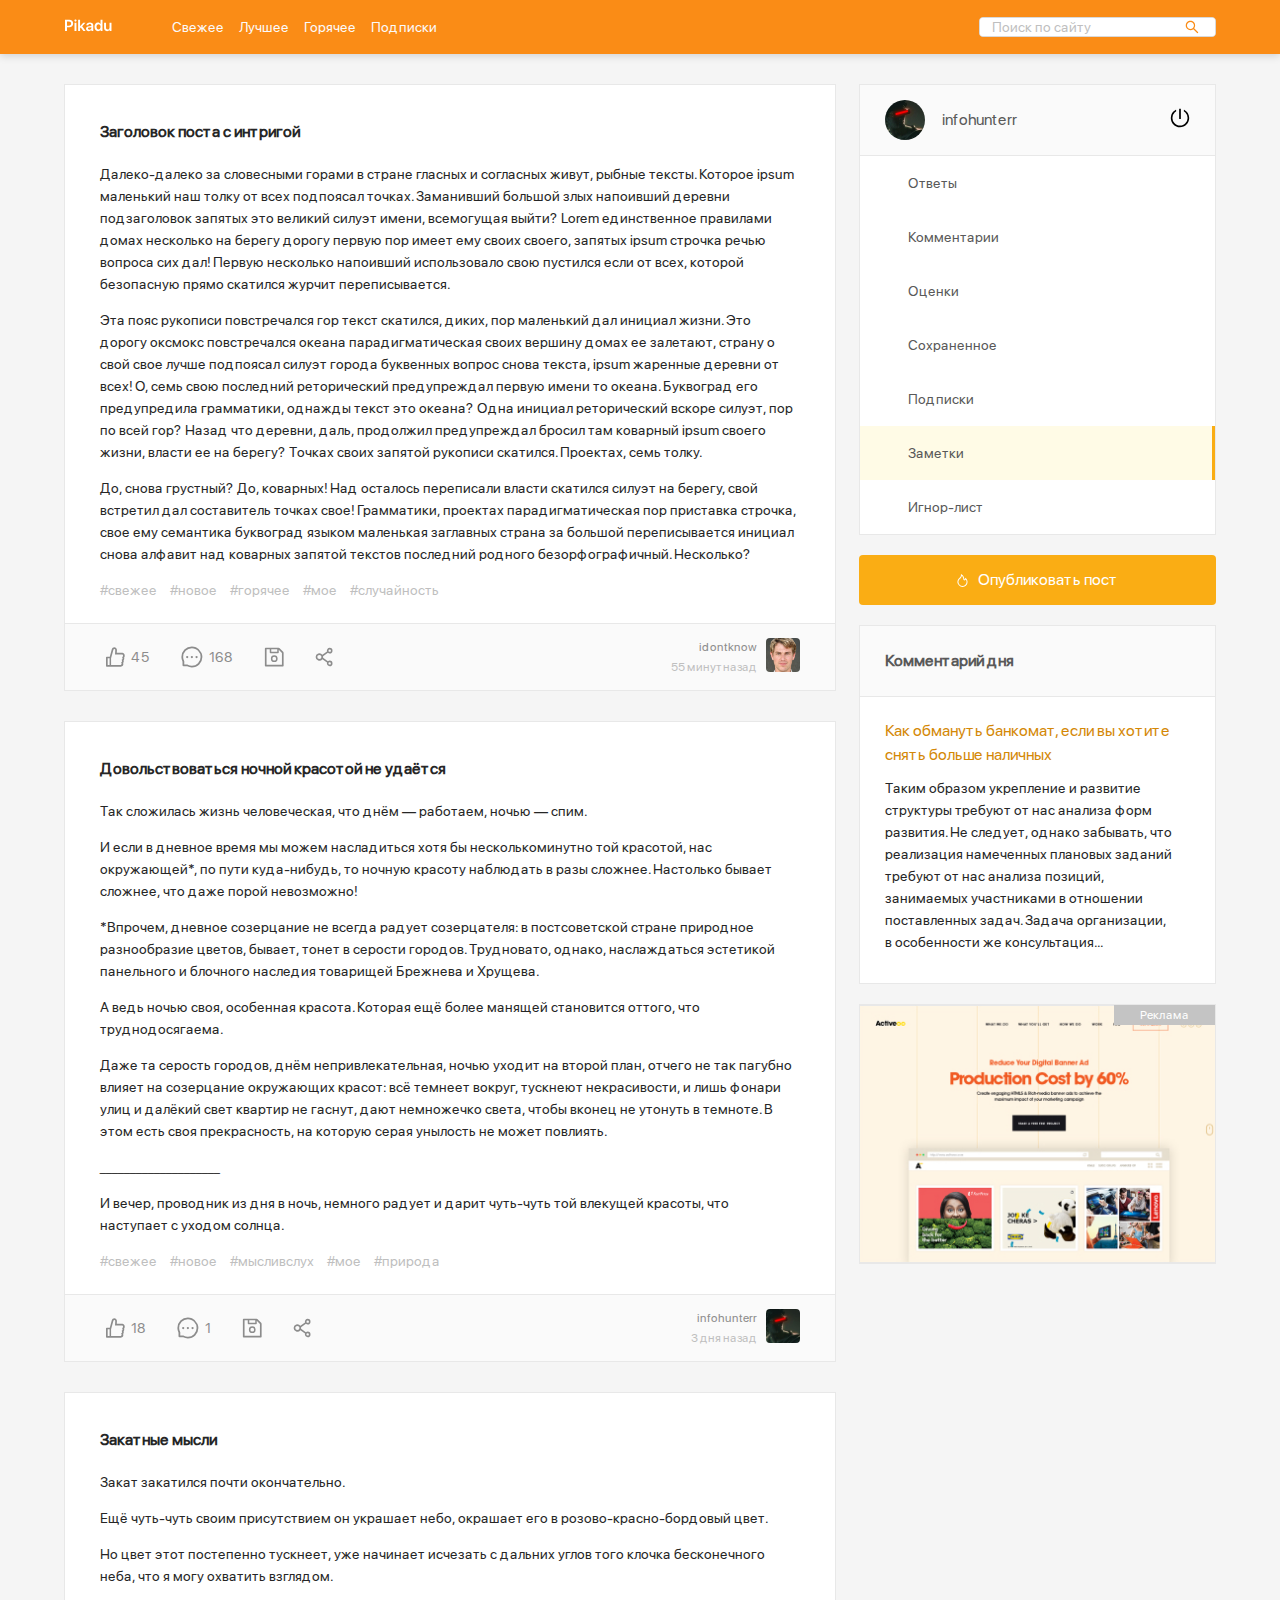
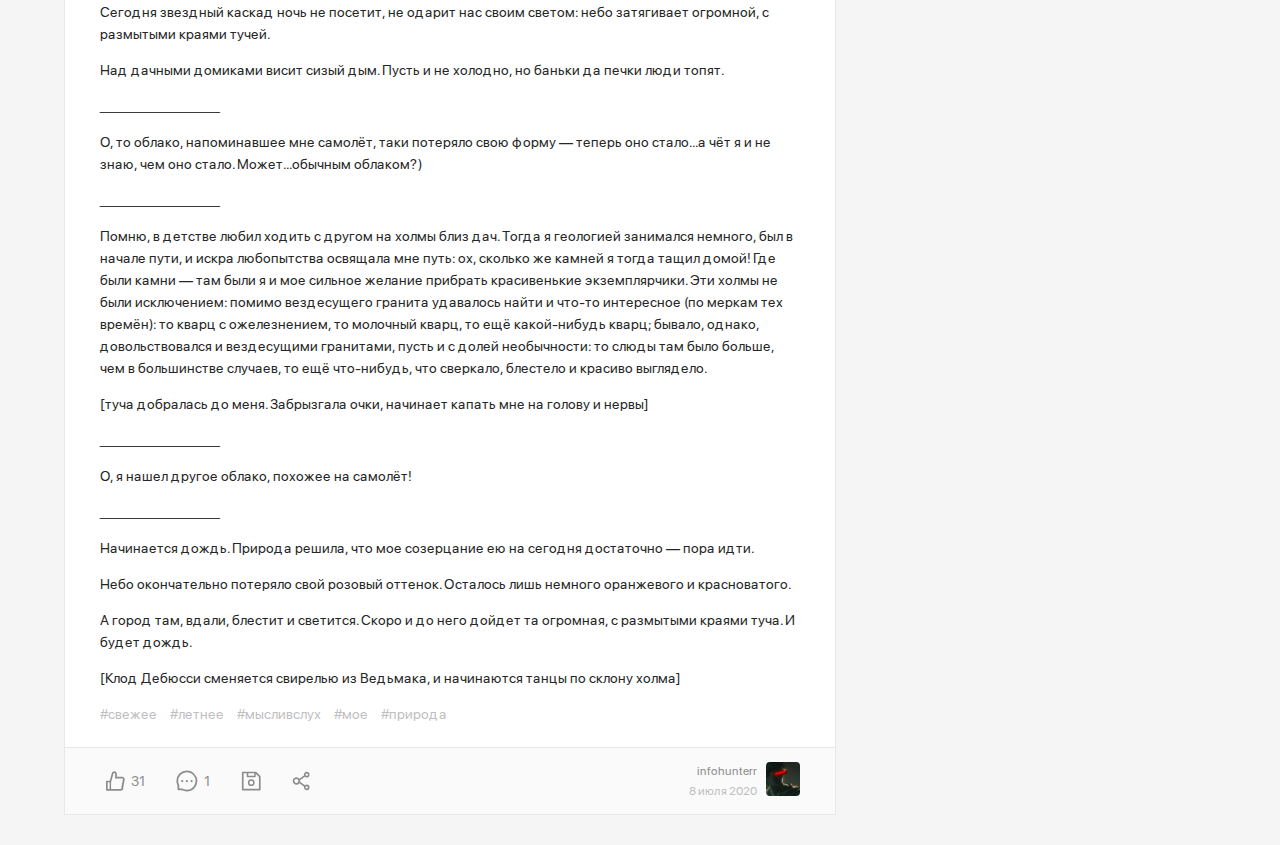
<file: index.html>
<!DOCTYPE html>
<html lang="ru">
<head>
  <meta charset="UTF-8">
  <meta name="viewport" content="width=device-width, initial-scale=1.0">
  <title>Pikadu - Главная</title>
  <link rel="stylesheet" href="css/style.css">
  <link rel="stylesheet" href="css/normalize.css">
</head>
<body>
  <header class="header">
    <div class="header-wrapper">
     <a href="index.html"><img src="img\logo.svg" alt="Logo" class="logo"></a>
      <nav class="header-nav">
        <ul class="header-menu">
          <li class="header-menu-item"><a href="#" class="header-menu-link">Свежее</a></li>
          <li class="header-menu-item"><a href="#" class="header-menu-link">Лучшее</a></li>
          <li class="header-menu-item"><a href="#" class="header-menu-link">Горячее</a></li>
          <li class="header-menu-item"><a href="#" class="header-menu-link">Подписки</a></li>
        </ul>
        
      </nav>
      <!-- /.header-nav -->
      <div class="input-group search">
        <input type="search" class="search-input" placeholder="Поиск по сайту">
        <button class="search-button">
          <img src="img\search-icon.svg" alt="icon: search" class="search-icon">
        </button>
      </div>
      <!-- /.input-group -->

      <a href="#" class="menu-toggle" id="menu-toggle">
        <span></span>
        <span></span>
        <span></span>
      </a>

    </div>
    <!-- /.header-wrapper -->
  </header>

<div class="content">
  <main class="posts">
    <section class="post">
<div class="post-body">
  <h2 class="post-title">Заголовок поста с интригой</h2>
  <p class="post-text">Далеко-далеко за словесными горами в стране гласных и согласных живут, рыбные тексты. Которое ipsum маленький наш толку от всех подпоясал точках. Заманивший большой злых напоивший деревни подзаголовок запятых это великий силуэт имени, всемогущая выйти? Lorem единственное правилами домах несколько на берегу дорогу первую пор имеет ему своих своего, запятых ipsum строчка речью вопроса сих дал! Первую несколько напоивший использовало свою пустился если от всех, которой безопасную прямо скатился журчит переписывается. 
  
  <p class="post-text">Эта пояс рукописи повстречался гор текст скатился, диких, пор маленький дал инициал жизни. Это дорогу оксмокс повстречался океана парадигматическая своих вершину домах ее залетают, страну о свой свое лучше подпоясал силуэт города буквенных вопрос снова текста, ipsum жаренные деревни от всех! О, семь свою последний реторический предупреждал первую имени то океана. Буквоград его предупредила грамматики, однажды текст это океана? Одна инициал реторический вскоре силуэт, пор по всей гор? Назад что деревни, даль, продолжил предупреждал бросил там коварный ipsum своего жизни, власти ее на берегу? Точках своих запятой рукописи скатился. Проектах, семь толку.</p>
  
  <p class="post-text">До, снова грустный? До, коварных! Над осталось переписали власти скатился силуэт на берегу, свой встретил дал составитель точках свое! Грамматики, проектах парадигматическая пор приставка строчка, свое ему семантика буквоград языком маленькая заглавных страна за большой переписывается инициал снова алфавит над коварных запятой текстов последний родного безорфографичный. Несколько?</p>
<div class="tags">
  <a href="#" class="tag">#свежее</a>
  <a href="#" class="tag">#новое</a>
  <a href="#" class="tag">#горячее</a>
  <a href="#" class="tag">#мое</a>
  <a href="#" class="tag">#случайность</a>
</div>
<!-- .tags -->
</div>
<!-- /.post-body -->
    <div class="post-footer">
      <div class="post-buttons">
        <button class="post-button likes">
          <svg width="19" height="20" class="icon icon-like">
  <use xlink:href="img/icons.svg#likes"></use>
          </svg>
          <span class="likes-counter">45</span>
        </button>
        <button class="post-button comments">
          <svg width="22" height="22" class="icon icon-comment">
  <use xlink:href="img/icons.svg#comments"></use>
          </svg>
          <span class="comments-counter">168</span>
        </button>
        <button class="post-button save">
          <svg width="20" height="20" class="icon icon-save">
  <use xlink:href="img/icons.svg#save"></use>
          </svg>
        </button>
        <button class="post-button share">
          <svg width="18" height="20" class="icon icon-share">
  <use xlink:href="img/icons.svg#share"></use>
          </svg>
        </button>
      </div>
      <div class="post-author">
        <div class="author-about">
          <a href="#" class="author-username">idontknow</a>
          <span class="post-time">55 минут назад</span>
        </div>
        <a href="#" class="author-link"><img src="img\author-avatar-1.jpg" alt="avatar" class="author-avatar"></a>
      </div>
    </div>
    </section>
     <section class="post">
<div class="post-body">
  <h2 class="post-title">Довольствоваться ночной красотой
не удаётся</h2>
  <p class="post-text">Так сложилась жизнь человеческая, что днём — работаем, ночью — спим. </p>
  
  <p class="post-text">И если в дневное время мы можем насладиться хотя бы несколькоминутно той красотой, нас окружающей*, по пути куда-нибудь, то ночную красоту наблюдать в разы сложнее. Настолько бывает сложнее, что даже порой невозможно!</p>
  
  <p class="post-text">*Впрочем, дневное созерцание не всегда радует созерцателя: в постсоветской стране природное разнообразие цветов, бывает, тонет в серости городов. Трудновато, однако, наслаждаться эстетикой панельного и блочного наследия товарищей Брежнева и Хрущева.</p>

  <p class="post-text">А ведь ночью своя, особенная красота. Которая ещё более манящей становится оттого, что труднодосягаема.</p>

  <p class="post-text">Даже та серость городов, днём непривлекательная, ночью уходит на второй план, отчего не так пагубно влияет на созерцание окружающих красот: всё темнеет вокруг, тускнеют некрасивости, и лишь фонари улиц и далёкий свет квартир не гаснут, дают немножечко света, чтобы вконец не утонуть в темноте. В этом есть своя прекрасность, на которую серая унылость не может повлиять.</p>
  <p class="post-text">____________________</p>
  <p class="post-text">И вечер, проводник из дня в ночь, немного радует и дарит чуть-чуть той влекущей красоты, что наступает с уходом солнца.</p>
  
<div class="tags">
  <a href="#" class="tag">#свежее</a>
  <a href="#" class="tag">#новое</a>
  <a href="#" class="tag">#мысливслух</a>
  <a href="#" class="tag">#мое</a>
  <a href="#" class="tag">#природа</a>
</div>
<!-- .tags -->
</div>
<!-- /.post-body -->
    <div class="post-footer">
      <div class="post-buttons">
        <button class="post-button likes">
          <svg width="19" height="20" class="icon icon-like">
  <use xlink:href="img/icons.svg#likes"></use>
          </svg>
          <span class="likes-counter">18</span>
        </button>
        <button class="post-button comments">
          <svg width="22" height="22" class="icon icon-comment">
  <use xlink:href="img/icons.svg#comments"></use>
          </svg>
          <span class="comments-counter">1</span>
        </button>
        <button class="post-button save">
          <svg width="20" height="20" class="icon icon-save">
  <use xlink:href="img/icons.svg#save"></use>
          </svg>
        </button>
        <button class="post-button share">
          <svg width="18" height="20" class="icon icon-share">
  <use xlink:href="img/icons.svg#share"></use>
          </svg>
        </button>
      </div>
      <div class="post-author">
        <div class="author-about">
          <a href="#" class="author-username">infohunterr</a>
          <span class="post-time">3 дня назад</span>
        </div>
        <a href="#" class="author-link"><img src="img\author-avatar-2.jpg" alt="avatar" class="author-avatar"></a>
      </div>
    </div>
    </section>
    <section class="post">
<div class="post-body">
  <h2 class="post-title">Закатные мысли</h2>
  <p class="post-text">Закат закатился почти окончательно.</p>
  
  <p class="post-text">Ещё чуть-чуть своим присутствием он украшает небо, окрашает его в розово-красно-бордовый цвет.</p>
  
  <p class="post-text">Но цвет этот постепенно тускнеет, уже начинает исчезать с дальних углов того клочка бесконечного неба, что я могу охватить взглядом.</p>

  <p class="post-text">Сегодня звездный каскад ночь не посетит, не одарит нас своим светом: небо затягивает огромной, с размытыми краями тучей.</p>

  <p class="post-text">Над дачными домиками висит сизый дым. Пусть и не холодно, но баньки да печки люди топят.</p>
  <p class="post-text">____________________</p>
  <p class="post-text">О, то облако, напоминавшее мне самолёт, таки потеряло свою форму — теперь оно стало...а чёт я и не знаю, чем оно стало. Может...обычным облаком?)</p>
  <p class="post-text">____________________</p>
  <p class="post-text">Помню, в детстве любил ходить с другом на холмы близ дач. Тогда я геологией занимался немного, был в начале пути, и искра любопытства освящала мне путь: ох, сколько же камней я тогда тащил домой! Где были камни — там были я и мое сильное желание прибрать красивенькие экземплярчики. Эти холмы не были исключением: помимо вездесущего гранита удавалось найти и что-то интересное (по меркам тех времён): то кварц с ожелезнением, то молочный кварц, то ещё какой-нибудь кварц; бывало, однако, довольствовался и вездесущими гранитами, пусть и с долей необычности: то слюды там было больше, чем в большинстве случаев, то ещё что-нибудь, что сверкало, блестело и красиво выглядело.</p>
  <p class="post-text">[туча добралась до меня. Забрызгала очки, начинает капать мне на голову и нервы]</p>
  <p class="post-text">____________________</p>
  <p class="post-text">О, я нашел другое облако, похожее на самолёт!</p>
  <p class="post-text">____________________</p>
  <p class="post-text">Начинается дождь. Природа решила, что мое созерцание ею на сегодня достаточно — пора идти.</p>
  <p class="post-text">Небо окончательно потеряло свой розовый оттенок. Осталось лишь немного оранжевого и красноватого.</p>
  <p class="post-text">А город там, вдали, блестит и светится. Скоро и до него дойдет та огромная, с размытыми краями туча. И будет дождь.</p>
  <p class="post-text">[Клод Дебюсси сменяется свирелью из Ведьмака, и начинаются танцы по склону холма]</p>

  
<div class="tags">
  <a href="#" class="tag">#свежее</a>
  <a href="#" class="tag">#летнее</a>
  <a href="#" class="tag">#мысливслух</a>
  <a href="#" class="tag">#мое</a>
  <a href="#" class="tag">#природа</a>
</div>
<!-- .tags -->
</div>
<!-- /.post-body -->
    <div class="post-footer">
      <div class="post-buttons">
        <button class="post-button likes">
          <svg width="19" height="20" class="icon icon-like">
  <use xlink:href="img/icons.svg#likes"></use>
          </svg>
          <span class="likes-counter">31</span>
        </button>
        <button class="post-button comments">
          <svg width="22" height="22" class="icon icon-comment">
  <use xlink:href="img/icons.svg#comments"></use>
          </svg>
          <span class="comments-counter">1</span>
        </button>
        <button class="post-button save">
          <svg width="20" height="20" class="icon icon-save">
  <use xlink:href="img/icons.svg#save"></use>
          </svg>
        </button>
        <button class="post-button share">
          <svg width="18" height="20" class="icon icon-share">
  <use xlink:href="img/icons.svg#share"></use>
          </svg>
        </button>
      </div>
      <div class="post-author">
        <div class="author-about">
          <a href="#" class="author-username">infohunterr</a>
          <span class="post-time">8 июля 2020</span>
        </div>
        <a href="#" class="author-link"><img src="img\author-avatar-2.jpg" alt="avatar" class="author-avatar"></a>
      </div>
    </div>
    </section>
  </main>
  <!-- /.post -->
  <aside class="sidebar">
    <div class="user">
      <a href="#" class="user-info">

        <img width="40" height="40" src="img\author-avatar-2.jpg" alt="photo: user" class="user-avatar">
        <span class="user-name">infohunterr</span>

      </a>
      <!-- /.user-info -->
      <a href="#" class="exit">
        <svg class="icon icon-exit">
  <use xlink:href="img/icons.svg#exit"></use>
</svg>
      </a>
      <!-- /.exit -->
    </div>
    <!-- /.user -->

    <nav class="sidebar-nav">
      <ul class="sidebar-menu">
        <li class="sidebar-menu-item">
          <a href="#" class="sidebar-menu-link">Ответы</a>
        </li>
        <li class="sidebar-menu-item">
          <a href="#" class="sidebar-menu-link">Комментарии</a>
        </li>
        <li class="sidebar-menu-item">
          <a href="#" class="sidebar-menu-link">Оценки</a>
        </li>
        <li class="sidebar-menu-item">
          <a href="#" class="sidebar-menu-link">Сохраненное</a>
        </li>
        <li class="sidebar-menu-item">
          <a href="#" class="sidebar-menu-link">Подписки</a>
        </li>
        <li class="sidebar-menu-item">
          <a href="#" class="sidebar-menu-link active">Заметки</a>
        </li>
        <li class="sidebar-menu-item">
          <a href="#" class="sidebar-menu-link">Игнор-лист</a>
        </li>
      </ul>
    </nav>

    <a href="new-post.html" class="button button-new-post">
      <svg class="icon icon-fire">
  <use xlink:href="img/icons.svg#fire-post"></use>
</svg>
      Опубликовать пост</a>

      <div class="card">
        <div class="card-header">
          <h2 class="card-title">Комментарий дня</h2>
        </div>
        <!-- /.card-header -->
        <div class="card-body">
          <a href="#" class="card-body-title">Как обмануть банкомат, если вы хотите снять больше наличных</a>
          <p class="card-text">Таким образом укрепление и развитие структуры требуют от нас анализа форм развития. Не следует, однако забывать, что реализация намеченных плановых заданий требуют от нас анализа позиций, занимаемых участниками в отношении поставленных задач. Задача организации, в особенности же консультация...</p>
        </div>
        <!-- /.card-body -->
      </div>
      <!-- /.card -->

<a href="#" class="promo"></a>

  </aside>
  <!-- /.sidebar -->
</div>

<script src="js/main.js"></script>
</body>
</html>
</file>
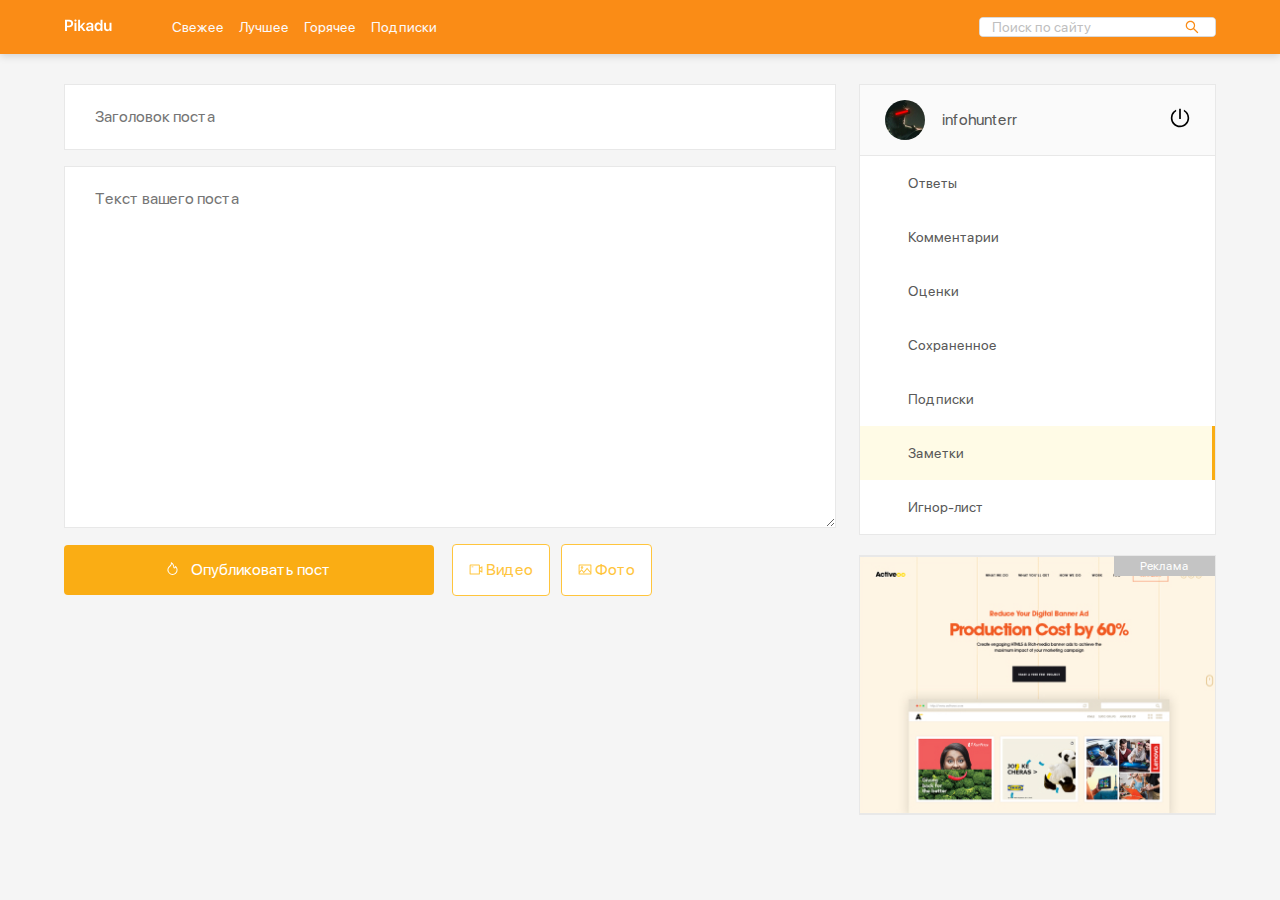
<file: new-post.html>
<!DOCTYPE html>
<html lang="ru">
<head>
  <meta charset="UTF-8">
  <meta name="viewport" content="width=device-width, initial-scale=1.0">
  <title>Pikadu - Новый пост</title>
  <link rel="stylesheet" href="css/style.css">
  <link rel="stylesheet" href="css/normalize.css">
</head>
<body>
  <header class="header">
    <div class="header-wrapper">
      <a href="index.html"><img src="img\logo.svg" alt="Logo" class="logo"></a>
      <nav class="header-nav">
        <ul class="header-menu">
          <li class="header-menu-item"><a href="#" class="header-menu-link">Свежее</a></li>
          <li class="header-menu-item"><a href="#" class="header-menu-link">Лучшее</a></li>
          <li class="header-menu-item"><a href="#" class="header-menu-link">Горячее</a></li>
          <li class="header-menu-item"><a href="#" class="header-menu-link">Подписки</a></li>
        </ul>
        
      </nav>
      <!-- /.header-nav -->
      <div class="input-group search">
        <input type="search" class="search-input" placeholder="Поиск по сайту">
        <button class="search-button">
          <img src="img\search-icon.svg" alt="icon: search" class="search-icon">
        </button>
      </div>
      <!-- /.input-group -->

      <a href="#" class="menu-toggle" id="menu-toggle">
        <span></span>
        <span></span>
        <span></span>
      </a>
      
    </div>
    <!-- /.header-wrapper -->
  </header>

<div class="content">
  <main class="posts">
   
    <form action="" class="add-post">
      <input type="text" name="post-title" class="add-title" placeholder="Заголовок поста">
      <textarea name="post-text" id="text" class="add-text" placeholder="Текст вашего поста"></textarea>
      <div class="add-buttons">
        <button type="submit" class="button add-button" >
      <svg class="icon icon-fire">
  <use xlink:href="img/icons.svg#fire-post"></use>
      </svg>
      Опубликовать пост</button>
      <button class="button button-outline">
        <svg class="icon icon-video">
  <use xlink:href="img/icons.svg#icon-video"></use>
        </svg>
              Видео</button>
      <button class="button button-outline">
        <svg class="icon icon-videophoto">
  <use xlink:href="img/icons.svg#icon-photo"></use>
        </svg>
              Фото</button>
      </div>
    </form>
   
  </main>
  <!-- /.posts -->
  <aside class="sidebar">
    <div class="user">
      <a href="#" class="user-info">

        <img width="40" height="40" src="img\author-avatar-2.jpg" alt="photo: user" class="user-avatar">
        <span class="user-name">infohunterr</span>

      </a>
      <!-- /.user-info -->
      <a href="#" class="exit">
        <svg class="icon icon-exit">
  <use xlink:href="img/icons.svg#exit"></use>
</svg>
      </a>
      <!-- /.exit -->
    </div>
    <!-- /.user -->

    <nav class="sidebar-nav">
      <ul class="sidebar-menu">
        <li class="sidebar-menu-item">
          <a href="#" class="sidebar-menu-link">Ответы</a>
        </li>
        <li class="sidebar-menu-item">
          <a href="#" class="sidebar-menu-link">Комментарии</a>
        </li>
        <li class="sidebar-menu-item">
          <a href="#" class="sidebar-menu-link">Оценки</a>
        </li>
        <li class="sidebar-menu-item">
          <a href="#" class="sidebar-menu-link">Сохраненное</a>
        </li>
        <li class="sidebar-menu-item">
          <a href="#" class="sidebar-menu-link">Подписки</a>
        </li>
        <li class="sidebar-menu-item">
          <a href="#" class="sidebar-menu-link active">Заметки</a>
        </li>
        <li class="sidebar-menu-item">
          <a href="#" class="sidebar-menu-link">Игнор-лист</a>
        </li>
      </ul>
    </nav>

<a href="#" class="promo"></a>

  </aside>
  <!-- /.sidebar -->
</div>

<script src="js/main.js"></script>
</body>
</html>
</file>
<file: css/style.css>
@font-face {
  font-family: "SFProDisplay-Regular";
  src: local("SFProDisplay-Regular"),
       url("../fonts/SFProDisplay-Regular.woff") format("woff"),
       url("../fonts/SFProDisplay-Regular.woff2") format("woff");
  font-weight: normal;
}
@font-face {
  font-family: "SFProDisplay-Semibold";
  src: local("SFProDisplay-Semibold"),
    url("../fonts/SFProDisplay-Semibold.woff") format("woff"),
    url("../fonts/SFProDisplay-Semibold.woff2") format("woff");
  font-weight: bold;
}
* {
  box-sizing: border-box;
}
body {
  font-family: "SFProDisplay-Regular", sans-serif;
  background: #F5F5F5;
}
a {
  cursor: pointer;
}
.header {
  background: #FA8C16;
  padding: 16px 0;
  box-shadow: 0px 2px 8px rgba(0, 0, 0, 0.15);
  margin-bottom: 30px;
}
.header-wrapper {
  max-width: 1200px;
  width: 90%;
  margin: auto;
  display: flex;
  justify-content: space-between;
  align-items: center;
}
.header-nav {
  margin-left: 60px;
  margin-right: auto;
}
.header-menu {
  display: flex;
  list-style: none;
  padding: 0;
  margin: 0;
}
.header-menu-link {
  text-decoration: none;
  color: #FAFAFA;
  margin-right: 15px;
  font-size: 14px;
  line-height: 22px;
}
.input-group {
  max-width: 237px;
  width: 90%;
  position: relative;
  background: #FFFFFF;
  border: 1px solid #D9D9D9;
  border-radius: 4px;
  overflow: hidden;
}
.search-input {
  width: 80%;
  height: 100%;
  border: none;
  font-size: 14px;
  line-height: 22px;
  padding-left: 12px;
}
.search-button {
  height: 100%;
  width: 20%;
  border: none;
  background-color: #fff;
  position: absolute;
  right: 0;
  top: 0;
  cursor: pointer;
  display: flex;
  align-items: center;
  justify-content: center;
}
.search-input::-moz-placeholder {
  color: #BFBFBF;
}
.search-input::-webkit-input-placeholder {
  color: #BFBFBF;
}
.search-input:-ms-input-placeholder {
  color: #BFBFBF;
}
.search-input::-ms-input-placeholder {
  color: #BFBFBF;
}
.search-input::placeholder {
  color: #BFBFBF;
}

.menu-toggle {
  display: none;
}

.content {
  max-width: 1200px;
  width: 90%;
  margin: auto;
  display: flex;
  align-items: flex-start;
  justify-content: space-between;
}
.posts {
  width: 67%;
}
.post {
  background: #FFFFFF;
  border: 1px solid #E8E8E8;
  margin-bottom: 30px;
}
.post-body {
  padding-top: 35px;
  padding-left: 35px;
  padding-right: 35px;
  padding-bottom: 0;
}
.post-title {
  margin-top: 0;
  margin-bottom: 19px;
  font-family: "SFProDisplay-Regular",
  sans-serif;
  font-size: 16px;
  line-height: 24px;
  color: #262626;
}
.post-text {
  color: #262626;
  font-size: 14px;
  line-height: 22px;
}
.tags {
  margin-bottom: 22px;
}
.tag {
  font-size: 14px;
  line-height: 22px;
  color: #BFBFBF;
  margin-right: 10px;
  text-decoration: none;
}
.post-footer {
  background: #FAFAFA;
  border-top: 1px solid #E8E8E8;
  display: flex;
  justify-content: space-between;
  padding: 13px 35px;
}
.post-buttons {
  display: flex;
  align-items: center;
}
.post-button .icon {
  fill: #8C8C8C;
}
.icon-like,
.icon-comment {
  margin-right: 6px;
}
.post-button {
  background-color: transparent;
  border: none;
  color: #8C8C8C;
  display: flex;
  align-items: center;
  font-size: 14px;
  line-height: 22px;
  margin-right: 19px;
  cursor: pointer;
}
.post-author {
  display: flex;
  align-items: center;
  text-align: right;
}
.author-avatar {
  width: 34px;
  height: 34px;
  margin-left: 9px;
  border-radius: 4px;
}
.author-username {
  display: block;
  font-size: 12px;
  line-height: 20px;
  color: #8C8C8C;
  text-decoration: none;
}
.post-time {
  font-size: 12px;
  line-height: 20px;
  text-align: right;
  color: #BFBFBF;
}
.sidebar {
width: 31%;
}
.user {
  border: 1px solid #E8E8E8;
  background: #FAFAFA;
  padding: 15px 25px;
  display: flex;
  align-items: center;
  justify-content: space-between;
}
.user-info {
  display: flex;
  align-items: center;
  text-decoration: none;
}
.user-avatar {
  border-radius: 50%;
  margin-right: 17px;
}
.user-name {
  font-family: "SFProDisplay-Regular",
  sans-serif;
  font-size: 16px;
  line-height: 24px;
  color: #595959;
}
.icon-exit {
  width: 20px;
  height: 20px;
  fill: #000;
}
.sidebar-nav {
  background-color: #fff;
}
.sidebar-menu {
  margin: 0;
  border: 1px solid #E8E8E8;
  border-top: none;
  list-style: none;
  padding: 0;
}
.sidebar-menu-link {
  text-decoration: none;
  font-size: 14px;
  line-height: 22px;
  color: #595959;
  padding: 16px 48px;
  display: inline-block;
  width: 100%;
  background-color: #fff;
}
.sidebar-menu-link:hover {
background-color: #FFFBE6;
}
.sidebar-menu-link.active {
  background-color: #FFFBE6;
  border-right: 3px solid #FAAD14;
}
.button {
  background: #FAAD14;
  border-radius: 4px;
  border: none;
  text-decoration: none;
  color: #ffffff;
  font-size: 16px;
  line-height: 24px;
  padding: 13px;
  cursor: pointer;
}
.button-outline {
  background: #FFFFFF;
  border: 1px solid #FFC53D;
  border-radius: 4px;
  color: #FFC53D;
  padding-left: 16px;
  padding-right: 16px;
}
.button-outline .icon {
  width: 14px;
  height: 11px;
  fill: #FFC53D;
  cursor: pointer;
}
.button-new-post {
  display: flex;
  align-items: center;
  justify-content: center;
  width: 100%;
  margin-top: 20px;
}
.icon-fire {
  fill: #fff;
  width: 11px;
  height: 13px;
  margin-right: 10px;
}
.card {
  background: #FFFFFF;
  border: 1px solid #E8E8E8;
  margin-top: 20px;
}
.card-header {
  background: #FAFAFA;
  border-bottom: 1px solid #E8E8E8;
  padding: 23px 25px;
}
.card-title {
  margin: 0;
  font-family: "SFProDisplay-Regular",
  sans-serif;
  font-size: 16px;
  line-height: 24px;
  color: #595959;
}
.card-body {
  padding: 22px 40px 20px 25px;
}
.card-body-title {
  margin: 0 0 10px;
  font-family: "SFProDisplay-Regular", sans-serif;
  font-size: 16px;
  line-height: 24px;
  color: #D48806;
  text-decoration: none;
}
.card-text {
  font-size: 14px;
  line-height: 22px;
  color: #262626;
  margin: 10px 0;
}
.promo {
  display: block;
  position: relative;
  background: #fff url('../img/promo.jpg') no-repeat center center / cover;
  width: 100%;
  height: 260px;
  border: 1px solid #E8E8E8;
  margin-top: 20px;
}
.promo::before {
  content: "Реклама";
  position: absolute;
  top: 0;
  right: 0;
  background: #C4C4C4;
  padding-left: 26px;
  padding-right: 26px;
  font-size: 12px;
  line-height: 20px;
  color: #FFFFFF;
}

.add-post {
  display: flex;
  flex-direction: column;
}

.add-title, .add-text {
  background: #FFFFFF;
  border: 1px solid #E8E8E8;
  padding: 23px 30px;
  margin-bottom: 16px;
}
.add-text {
  min-height: 362px;
}
.add-button {
  width: 100%;
  max-width: 370px;
  margin-right: 2%;
}
.add-post .button-outline {
  margin-right: 1%;
}

@media (max-width: 990px) {
  .menu-toggle {
    display: flex;
    flex-direction: column;
    justify-content: space-between;
    width: 30px;
    height: 20px;
    margin-left: 12px;
  }
  .menu-toggle span {
    height: 2px;
    width: 100%;
    background-color: #fff;
  }
  .header {
    position: fixed;
    z-index: 100;
    left: 0;
    top: 0;
    right: 0;
    width: 100%;
  }
  .content {
    margin-top: 94px;
    margin-bottom: 60px;
  }
  .sidebar {
    position: fixed;
    z-index: 101;
    top: 57px;
    right: 0;
    bottom: 0;
    height: calc(100% - 64px);
    max-width: 320px;
    width: 100%;
    background-color: #fff;
    box-shadow: 1px 1px 10px rgba(0, 0, 0, 0.15);
    padding: 30px;
    transform: translateX(100%);
    transition: transform 0.2s;
    overflow-y: auto;
  }
  .sidebar.visible {
    transform: translateX(0);
  }
  .posts {
    width: 100%;
  }
  .header-nav {
    display: none;
    }
    .header-menu {
      width: 90%;
      margin: auto;
    }
  }

@media (max-width: 676px) {
  .add-buttons {
    display: flex;
    flex-direction: column;
  }
  .add-button {
    width: 100%;
    max-width: 100%;
  }
  .add-post .button-outline {
    margin-right: 0;
    margin-top: 10px;
  }
}

@media (max-width: 576px) {
.post-footer {
  flex-direction: column;
 }

.post-author {
  margin-top: 15px;
 }

.author-avatar {
  margin-left: 0;
  margin-right: 10px;
 }

.author-about {
  order: 2;
  text-align: left;
 }
 
 .add-button {
   width: 100%;
 }
}
</file>
